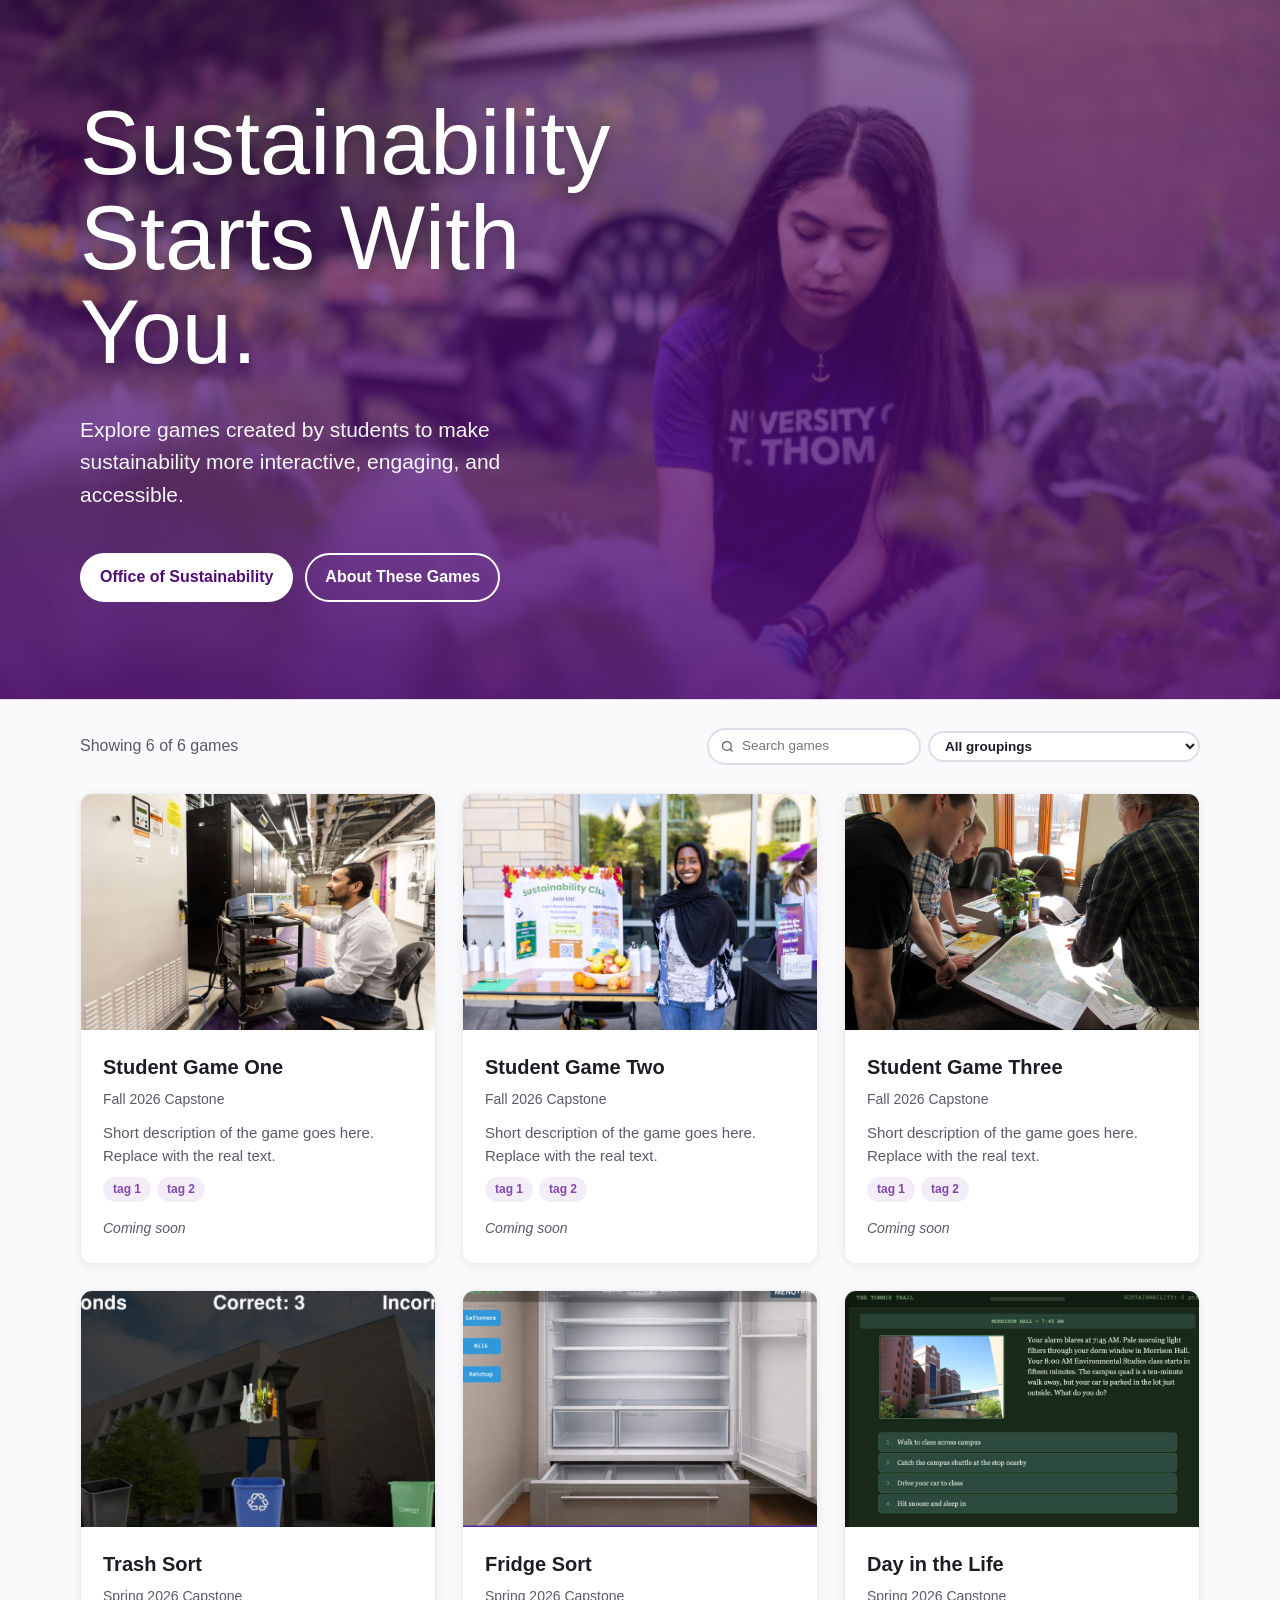
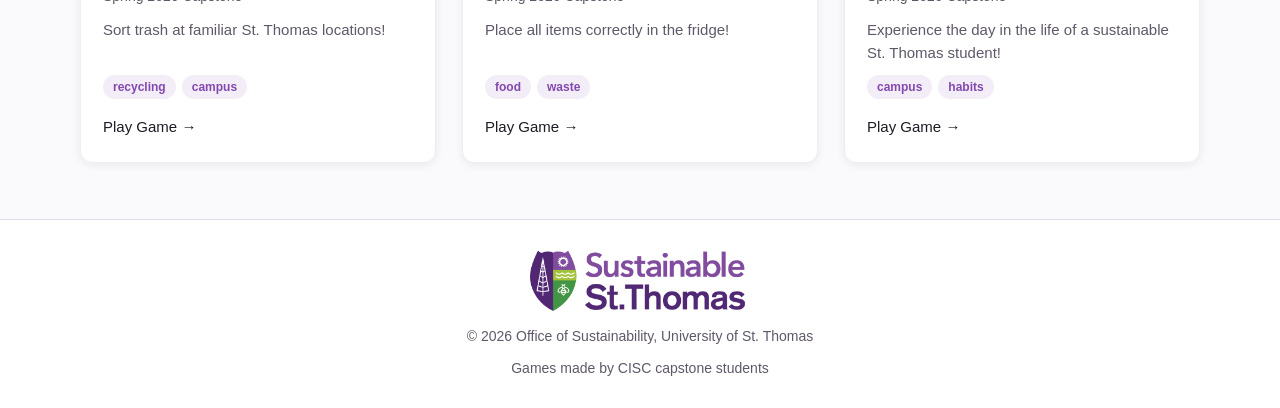
<file: index.html>
<!DOCTYPE html>
<html lang="en">
<head>
  <meta charset="UTF-8">
  <meta name="viewport" content="width=device-width, initial-scale=1.0">
  <title>Sustainability Games Gallery</title>
  <meta name="description" content="Play sustainability games made by University of St. Thomas capstone students.">
  <link rel="stylesheet" href="css/style.css">
</head>
<body data-page="home">
  <a class="skip-link" href="#main">Skip to content</a>

  <section class="hero">
    <div class="container">
      <h1>Sustainability Starts With You.</h1>
      <p>Explore games created by students to make sustainability more interactive, engaging, and accessible.</p>
      <div class="hero-actions">
        <a class="btn btn-primary" href="https://www.stthomas.edu/about/sustainability/osi/" target="_blank" rel="noopener">Office of Sustainability</a>
        <a class="btn" href="about.html">About These Games</a>
      </div>
    </div>
  </section>

  <main id="main">
    <div class="container">
      <div class="results-bar">
        <p id="count" class="results-count" aria-live="polite">Loading games…</p>
        <div class="toolbar" role="search">
          <label class="search">
            <svg viewBox="0 0 24 24" aria-hidden="true"><circle cx="11" cy="11" r="7"/><path d="M20 20l-4-4"/></svg>
            <input id="search" type="search" placeholder="Search games" aria-label="Search games" autocomplete="off">
          </label>
          <select id="grouping" class="select" aria-label="Filter by sustainability grouping">
            <option value="">All groupings</option>
            <option value="__grouped">All, grouped by category</option>
          </select>
          <button id="clear" class="btn" type="button" hidden>Clear</button>
        </div>
      </div>
      <div id="results"></div>
    </div>
  </main>

  <footer class="site-footer">
    <div class="container">
      <img class="footer-logo" src="images/sustainable-st-thomas-logo.png" alt="Sustainable St. Thomas">
      <span>&copy; 2026 Office of Sustainability, University of St. Thomas</span>
      <span>Games made by CISC capstone students</span>
    </div>
  </footer>
  <script type="module" src="js/main.js"></script>
</body>
</html>
</file>
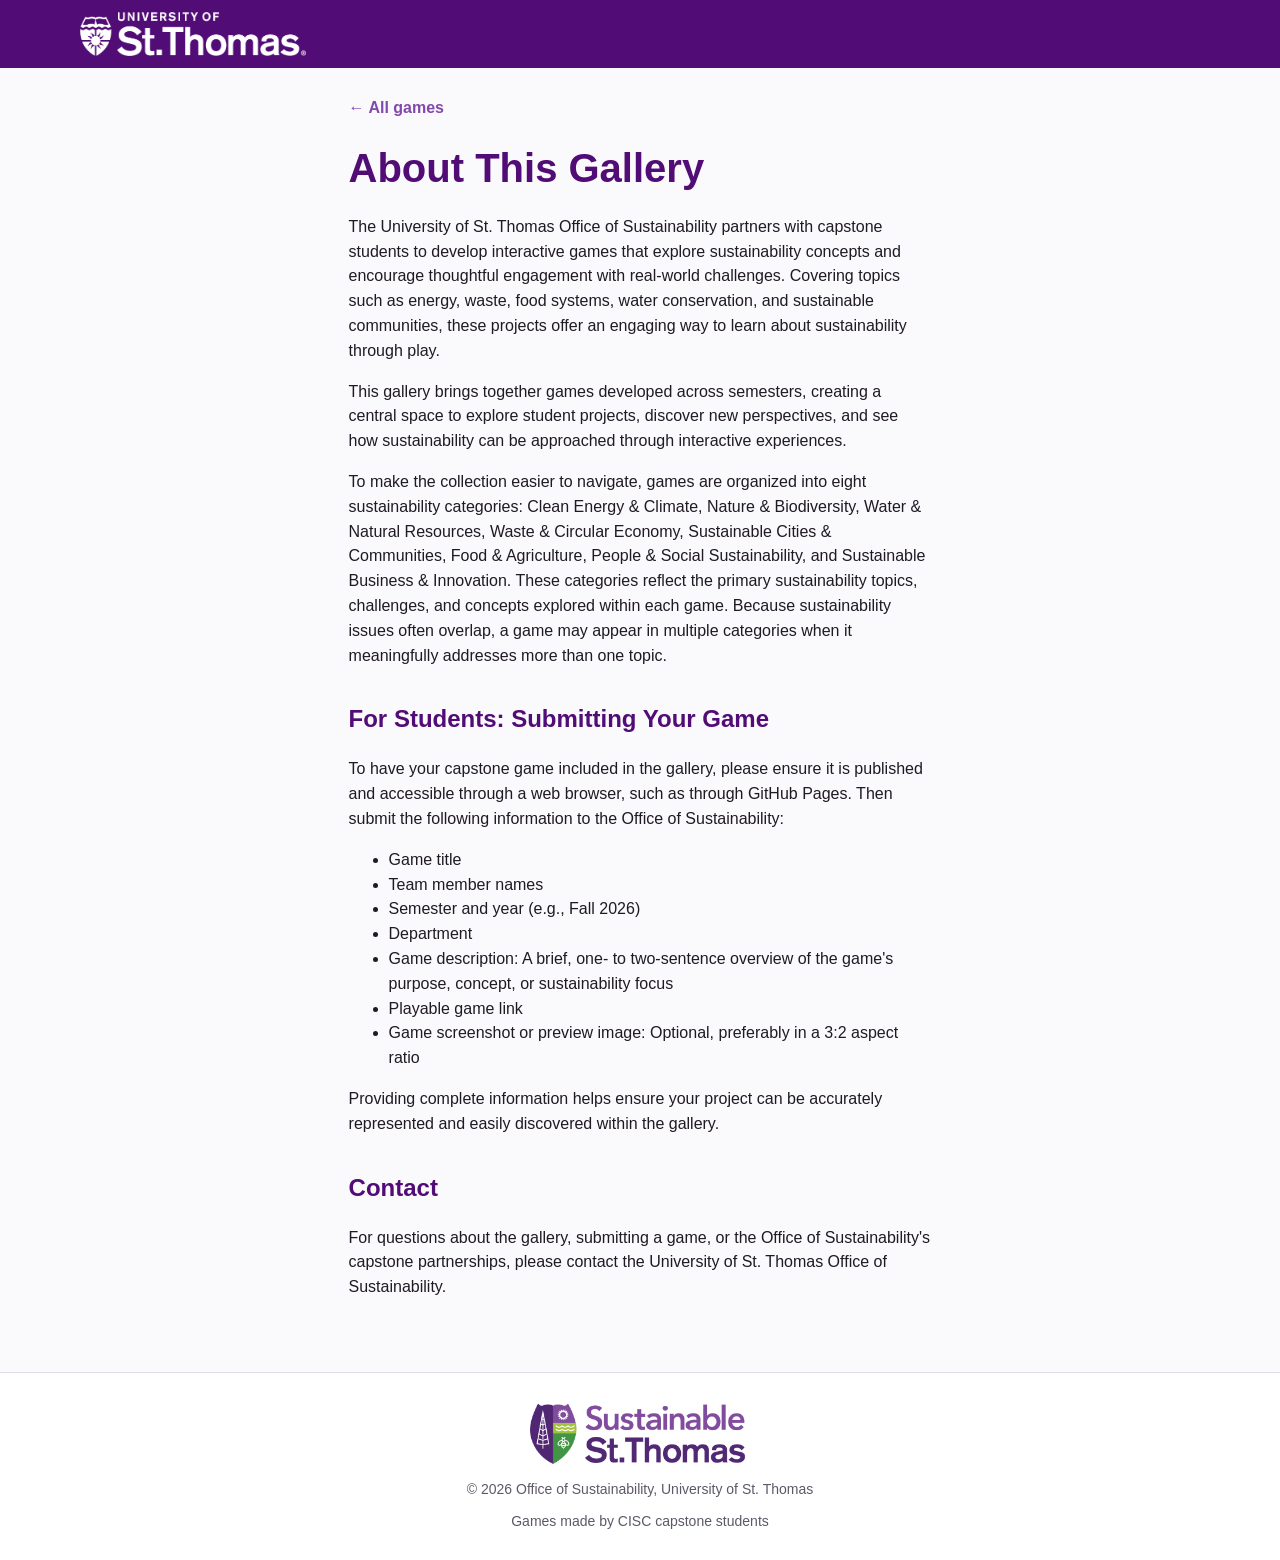
<file: about.html>
<!DOCTYPE html>
<html lang="en">
<head>
  <meta charset="UTF-8">
  <meta name="viewport" content="width=device-width, initial-scale=1.0">
  <title>About · Sustainability Games</title>
  <meta name="description" content="Play sustainability games made by University of St. Thomas capstone students.">
  <link rel="stylesheet" href="css/style.css">
</head>
<body data-page="about">
  <a class="skip-link" href="#main">Skip to content</a>
  <header class="site-header">
    <div class="container">
      <a class="brand" href="index.html">
        <img src="images/ust-logo.png" alt="University of St. Thomas, Sustainability Games">
      </a>
    </div>
  </header>

  <main id="main">
    <div class="container prose">
      <a class="back" href="index.html">← All games</a>
      <h1>About This Gallery</h1>
      <p>The University of St. Thomas Office of Sustainability partners with capstone students to develop interactive games that explore sustainability concepts and encourage thoughtful engagement with real-world challenges. Covering topics such as energy, waste, food systems, water conservation, and sustainable communities, these projects offer an engaging way to learn about sustainability through play.</p>
      <p>This gallery brings together games developed across semesters, creating a central space to explore student projects, discover new perspectives, and see how sustainability can be approached through interactive experiences.</p>
      <p>To make the collection easier to navigate, games are organized into eight sustainability categories: Clean Energy &amp; Climate, Nature &amp; Biodiversity, Water &amp; Natural Resources, Waste &amp; Circular Economy, Sustainable Cities &amp; Communities, Food &amp; Agriculture, People &amp; Social Sustainability, and Sustainable Business &amp; Innovation. These categories reflect the primary sustainability topics, challenges, and concepts explored within each game. Because sustainability issues often overlap, a game may appear in multiple categories when it meaningfully addresses more than one topic.</p>

      <h2>For Students: Submitting Your Game</h2>
      <p>To have your capstone game included in the gallery, please ensure it is published and accessible through a web browser, such as through GitHub Pages. Then submit the following information to the Office of Sustainability:</p>
      <ul>
        <li>Game title</li>
        <li>Team member names</li>
        <li>Semester and year (e.g., Fall 2026)</li>
        <li>Department</li>
        <li>Game description: A brief, one- to two-sentence overview of the game's purpose, concept, or sustainability focus</li>
        <li>Playable game link</li>
        <li>Game screenshot or preview image: Optional, preferably in a 3:2 aspect ratio</li>
      </ul>
      <p>Providing complete information helps ensure your project can be accurately represented and easily discovered within the gallery.</p>

      <h2>Contact</h2>
      <p>For questions about the gallery, submitting a game, or the Office of Sustainability's capstone partnerships, please contact the University of St. Thomas Office of Sustainability. <!-- TODO: add the Office's email or page link --></p>
    </div>
  </main>

  <footer class="site-footer">
    <div class="container">
      <img class="footer-logo" src="images/sustainable-st-thomas-logo.png" alt="Sustainable St. Thomas">
      <span>&copy; 2026 Office of Sustainability, University of St. Thomas</span>
      <span>Games made by CISC capstone students</span>
    </div>
  </footer>
  <script type="module" src="js/main.js"></script>
</body>
</html>
</file>
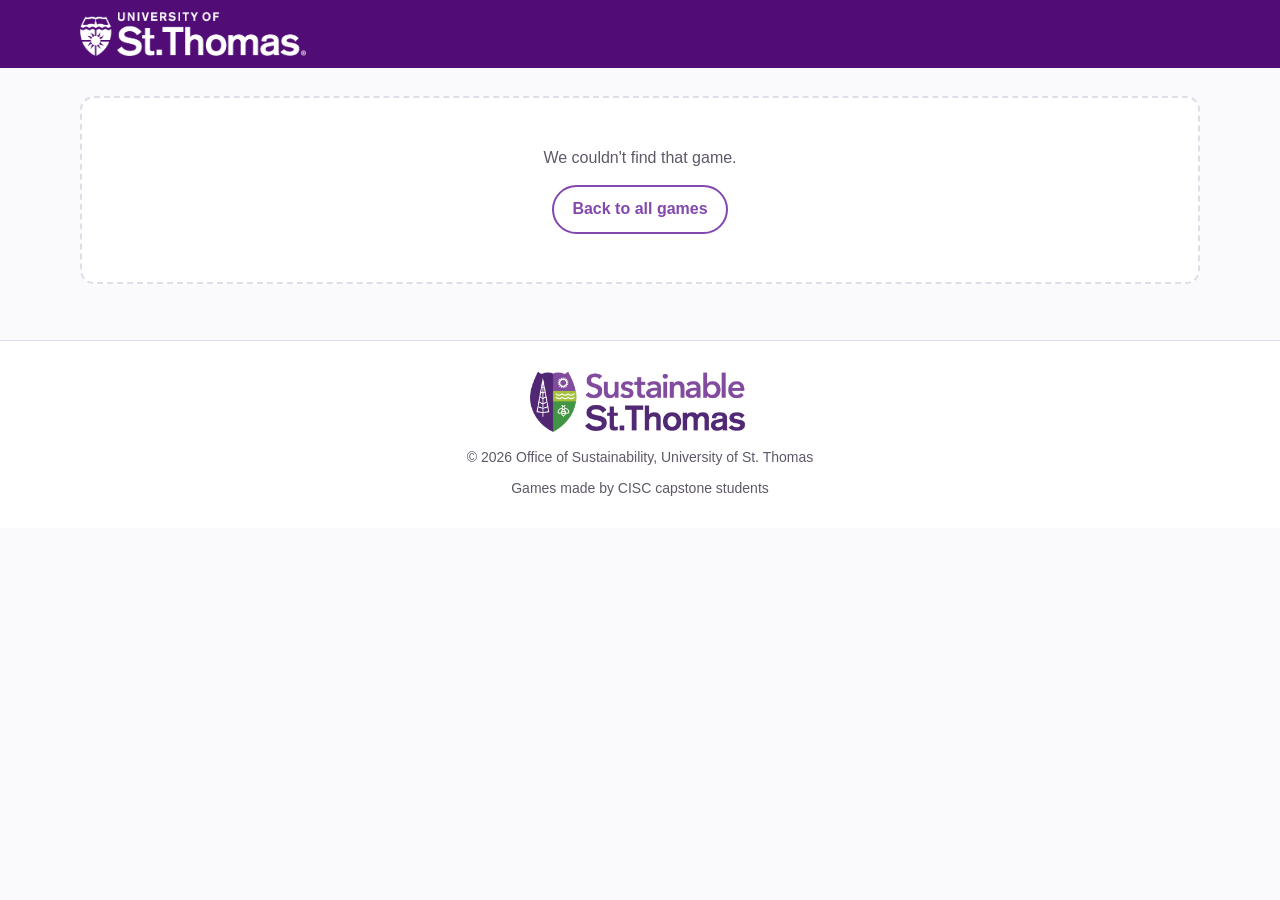
<file: game.html>
<!DOCTYPE html>
<html lang="en">
<head>
  <meta charset="UTF-8">
  <meta name="viewport" content="width=device-width, initial-scale=1.0">
  <title>Game · Sustainability Games</title>
  <meta name="description" content="Play sustainability games made by University of St. Thomas capstone students.">
  <link rel="stylesheet" href="css/style.css">
</head>
<body data-page="game">
  <a class="skip-link" href="#main">Skip to content</a>
  <header class="site-header">
    <div class="container">
      <a class="brand" href="index.html">
        <img src="images/ust-logo.png" alt="University of St. Thomas, Sustainability Games">
      </a>
    </div>
  </header>

  <main id="main">
    <div class="container" id="game">
      <p>Loading game…</p>
    </div>
  </main>

  <footer class="site-footer">
    <div class="container">
      <img class="footer-logo" src="images/sustainable-st-thomas-logo.png" alt="Sustainable St. Thomas">
      <span>&copy; 2026 Office of Sustainability, University of St. Thomas</span>
      <span>Games made by CISC capstone students</span>
    </div>
  </footer>
  <script type="module" src="js/main.js"></script>
</body>
</html>
</file>
<file: css/style.css>
/* ==========================================================
   Sustainability Games Gallery — styles
   Brand colors live here. Swap them for the official UST
   values from University Marketing when we have them.
   ========================================================== */
:root {
  --purple: #8348AD;
  --purple-dark: #510C76;
  --lavender: #F3EDF7;
  --lavender-2: #E7DDEF;
  --green-img: #C9E0BE;     /* card image placeholder */
  --ink: #1F1A24;
  --muted: #5F5868;
  --line: #E2DCE8;
  --bg: #FAF9FB;
  --white: #FFFFFF;
  --radius: 14px;
  --shadow: 0 2px 10px rgba(31, 26, 36, 0.07);
  --shadow-hover: 0 10px 26px rgba(31, 26, 36, 0.12);
  --font: -apple-system, BlinkMacSystemFont, "Segoe UI", Roboto, "Helvetica Neue", Arial, sans-serif;
  --max: 1160px;
}

* { box-sizing: border-box; }
html { scroll-behavior: smooth; }
body {
  margin: 0;
  font-family: var(--font);
  font-size: 16px;
  line-height: 1.55;
  color: var(--ink);
  background: var(--bg);
}
img { max-width: 100%; display: block; }
a { color: var(--purple); }
:focus-visible { outline: 3px solid var(--purple); outline-offset: 2px; }
.container { max-width: var(--max); margin: 0 auto; padding-inline: 20px; }
.skip-link {
  position: absolute; left: -999px; top: 8px;
  background: var(--white); padding: 8px 12px; border-radius: 8px; z-index: 100;
}
.skip-link:focus { left: 8px; }

/* ---------- Header ---------- */
.site-header { background: var(--purple-dark); color: var(--white); }
.site-header .container {
  display: flex; align-items: center; justify-content: space-between;
  gap: 16px; min-height: 68px; flex-wrap: wrap; padding-block: 10px;
}
.brand { display: flex; align-items: center; gap: 12px; color: var(--white); text-decoration: none; }
.brand-mark {
  width: 38px; height: 38px; border-radius: 10px; background: var(--white);
  display: grid; place-items: center; flex: none;
}
.brand-mark svg { width: 22px; height: 22px; fill: var(--purple); }
.brand-text strong { display: block; font-size: 18px; line-height: 1.2; }
.brand-text span { display: block; font-size: 13px; opacity: 0.85; }
.site-nav { display: flex; gap: 6px; }
.site-nav a {
  color: var(--white); text-decoration: none; font-weight: 600; font-size: 15px;
  padding: 8px 14px; border-radius: 999px;
}
.site-nav a:hover, .site-nav a[aria-current="page"] { background: rgba(255, 255, 255, 0.16); }
.brand img { height: 44px; width: auto; display: block; }

/* ---------- Hero ---------- */
.hero {
  position: relative;
  min-height: 700px;
  isolation: isolate;
  background: var(--purple-dark) url("../images/hero.jpg") center / cover no-repeat;
  border-bottom: 1px solid var(--line);
  color: var(--white);
}
.hero::before {                       /* tint over the photo */
  content: ""; position: absolute; inset: 0; z-index: -1;
  background: linear-gradient(rgba(81, 12, 118, 0.50), rgba(81, 12, 118, 0.88));
}
.hero .container {
  padding-block: 96px 80px;
  display: grid; gap: 20px;
  justify-items: stretch;             /* keeps items full width so nothing shrinks */
  text-align: left;                   /* content sits on the left */
}
.hero h1 {
  margin: 0; max-width: 10ch; line-height: 1.05; color: var(--white);
  font-weight: 500;
  font-size: clamp(90px, 8vw, 84px);
  text-shadow: 0 2px 16px rgba(0, 0, 0, 0.35);
}
.hero p {
  margin: 14px 0; max-width: 45ch; color: rgba(255, 255, 255, 0.95);
  font-weight: 300;
  font-size: clamp(20px, 2vw, 21px);
}
.hero-actions {
  display: flex; justify-content: flex-start; gap: 12px; flex-wrap: wrap; margin-top: 8px;
}

/* Buttons on the dark photo */
.hero .btn-primary { background: var(--white); color: var(--purple-dark); border-color: var(--white); }
.hero .btn-primary:hover { background: var(--lavender); }
.hero .btn:not(.btn-primary) { background: transparent; color: var(--white); border-color: var(--white); }
.hero .btn:not(.btn-primary):hover { background: rgba(255, 255, 255, 0.16); }


/* ---------- Search + filters ---------- */
  .toolbar {
    display: flex; flex-wrap: wrap; gap: 7px; align-items: center;
    justify-content: flex-end; width: auto; margin: 0 0 0 auto;
  }
  .search {
    flex: 0 1 205px; display: flex; align-items: center; gap: 7px;
    background: var(--white); border: 2px solid var(--line); border-radius: 999px;
    padding: 0 8px 0 11px;
  }
  .search:focus-within { border-color: var(--purple); }
  .search svg { width: 15px; height: 15px; flex: none; stroke: var(--muted); fill: none; stroke-width: 2; }
  .search input { flex: 1; min-width: 0; border: 0; outline: none; font: inherit; font-size: 13.5px; padding: 6px 0; background: transparent; }
  .select {
    font: inherit; font-size: 13.5px; font-weight: 600; color: var(--ink);
    border: 2px solid var(--line); background: var(--white);
    border-radius: 999px; padding: 5px 11px; cursor: pointer;
  }
  .select:focus { border-color: var(--purple); outline: none; }
  .btn {
    display: inline-flex; align-items: center; justify-content: center; gap: 8px;
    font: inherit; font-weight: 700; text-decoration: none; cursor: pointer;
    border-radius: 999px; padding: 10px 18px; border: 2px solid var(--purple);
    background: var(--white); color: var(--purple);
  }
  .btn:hover { background: var(--lavender); }
  .btn-primary { background: var(--purple); color: var(--white); }
  .btn-primary:hover { background: var(--purple-dark); }
  .btn[hidden] { display: none; }
  .toolbar .btn { font-size: 13.5px; padding: 5px 13px; }   /* shrinks only the Clear button */

/* ---------- Results ---------- */
main { padding-block: 28px 56px; }
.results-bar {
  display: flex; align-items: center; justify-content: space-between;
  gap: 8px 16px; flex-wrap: wrap; margin-bottom: 8px;
  margin-bottom: 28px;
}
.results-count { color: var(--muted); margin: 0; }
.semester-group { margin-top: 26px; }
.semester-group h2 { font-size: 22px; margin: 0 0 16px; color: var(--purple-dark); display: flex; align-items: baseline; gap: 10px; }
.semester-group h2 span { font-size: 14px; color: var(--muted); font-weight: 400; }
.grid { display: grid; grid-template-columns: repeat(auto-fill, minmax(min(300px, 100%), 1fr)); gap: 26px; }

/* ---------- Game cards (green design) ---------- */
.card {
  position: relative; display: flex; flex-direction: column; background: var(--white);
  border: 1px solid #EFEDF1; border-radius: 12px; overflow: hidden;
  box-shadow: var(--shadow); transition: transform .15s ease, box-shadow .15s ease;
}
.card:hover { transform: translateY(-3px); box-shadow: var(--shadow-hover); }
.card-img { aspect-ratio: 3 / 2; width: 100%; background: var(--purple-dark); overflow: hidden; }
.card-img img { width: 100%; height: 100%; object-fit: cover; }
.card-body { padding: 22px 22px 24px; display: flex; flex-direction: column; gap: 10px; flex: 1; }
.card-title { margin: 0; font-size: 20px; font-weight: 600; color: var(--ink); }
.card-meta { margin: -4px 0 0; font-size: 14px; color: var(--muted); }
.card-desc { margin: 0; font-size: 15px; color: var(--muted); flex: 1; }
.card-link {
  align-self: flex-start; margin-top: 6px; font-size: 15px; font-weight: 500;
  color: var(--ink); text-decoration: none;
}
.card-link:hover { color: var(--purple); }
.card-link::after { content: ""; position: absolute; inset: 0; } /* whole card is clickable */
.soon { margin-top: 6px; font-size: 14px; color: var(--muted); font-style: italic; }
.tags { display: flex; flex-wrap: wrap; gap: 6px; }
.tag { font-size: 12px; font-weight: 700; padding: 3px 10px; border-radius: 999px; background: var(--lavender); color: var(--purple); }

.empty {
  text-align: center; padding: 48px 20px; border: 2px dashed var(--line);
  border-radius: var(--radius); color: var(--muted); background: var(--white);
}
.empty p { margin: 0 0 14px; }

/* ---------- Game page ---------- */
.back { display: inline-flex; gap: 6px; font-weight: 700; text-decoration: none; margin-bottom: 16px; }
.game-head { display: flex; justify-content: space-between; align-items: flex-end; gap: 16px; flex-wrap: wrap; margin-bottom: 18px; }
.game-head h1 { margin: 0; font-size: clamp(26px, 4vw, 38px); color: var(--black); }
.game-actions { display: flex; gap: 10px; flex-wrap: wrap; }
.player {
  position: relative; width: 100%; aspect-ratio: 16 / 10; background: #120D16;
  border-radius: var(--radius); overflow: hidden;
}
.player iframe { width: 100%; height: 100%; border: 0; display: block; background: var(--white); }
.note { font-size: 14px; color: var(--muted); margin: 10px 0 0; }
.game-info { display: grid; grid-template-columns: 2fr 1fr; gap: 28px; margin-top: 28px; }
.game-info h2 { font-size: 20px; margin: 0 0 8px; }
.game-info p { margin: 0; max-width: 65ch; }
.details { margin: 0; display: grid; gap: 4px; font-size: 15px; }
.details dt { font-size: 12px; text-transform: uppercase; letter-spacing: .06em; color: var(--muted); margin-top: 8px; }
.details dd { margin: 0; }
@media (max-width: 720px) { .game-info { grid-template-columns: 1fr; } }

/* ---------- About page ---------- */
.prose { max-width: 70ch; }
.prose h1 { color: var(--purple-dark); font-size: clamp(28px, 4vw, 40px); margin: 0 0 12px; }
.prose h2 { color: var(--purple-dark); margin-top: 32px; }
.steps { padding-left: 22px; }
.steps li { margin-bottom: 8px; }

/* ---------- Footer ---------- */
.site-footer { border-top: 1px solid var(--line); background: var(--white); color: var(--muted); font-size: 14px; }
.site-footer .container { padding-block: 28px; display: flex; flex-direction: column; align-items: center; gap: 10px; text-align: center; }
.footer-logo { width: 220px; height: auto; }

@media (prefers-reduced-motion: reduce) {
  html { scroll-behavior: auto; }
  .card { transition: none; }
  .card:hover { transform: none; }
}
</file>
